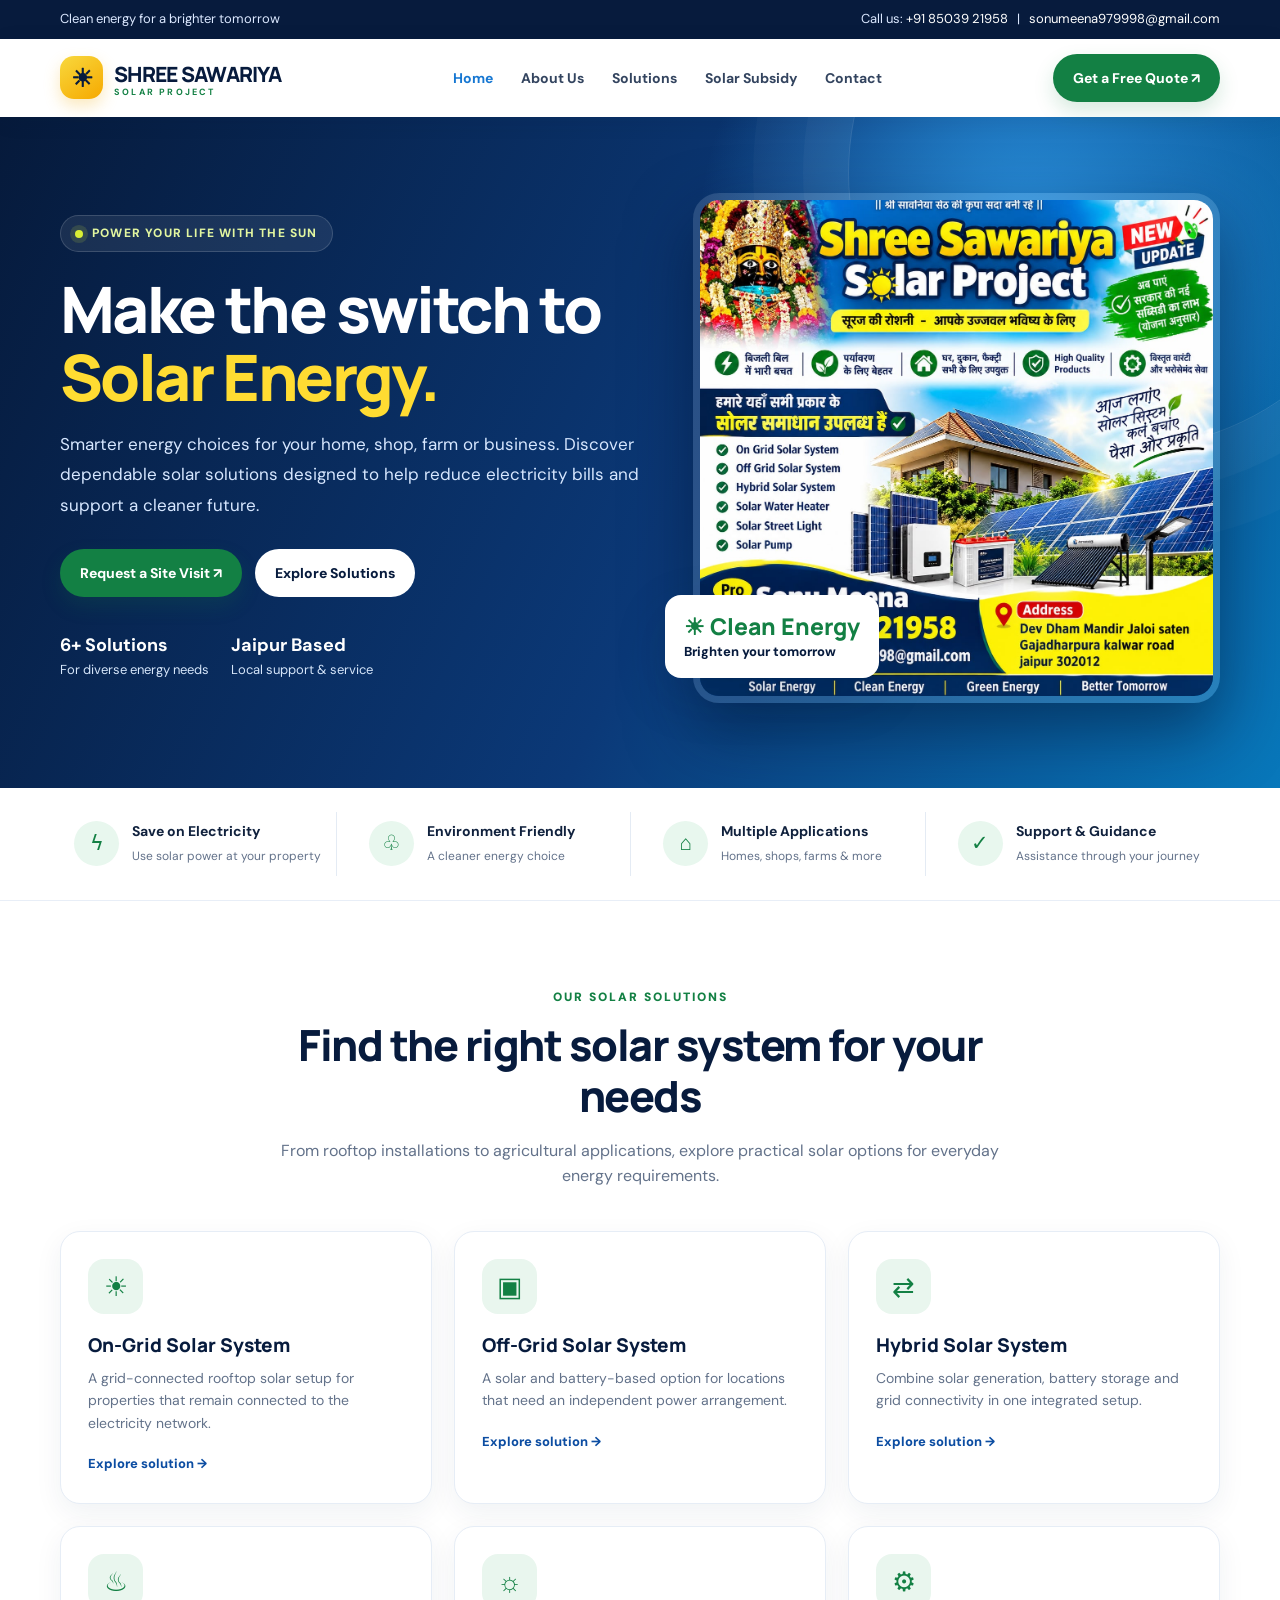
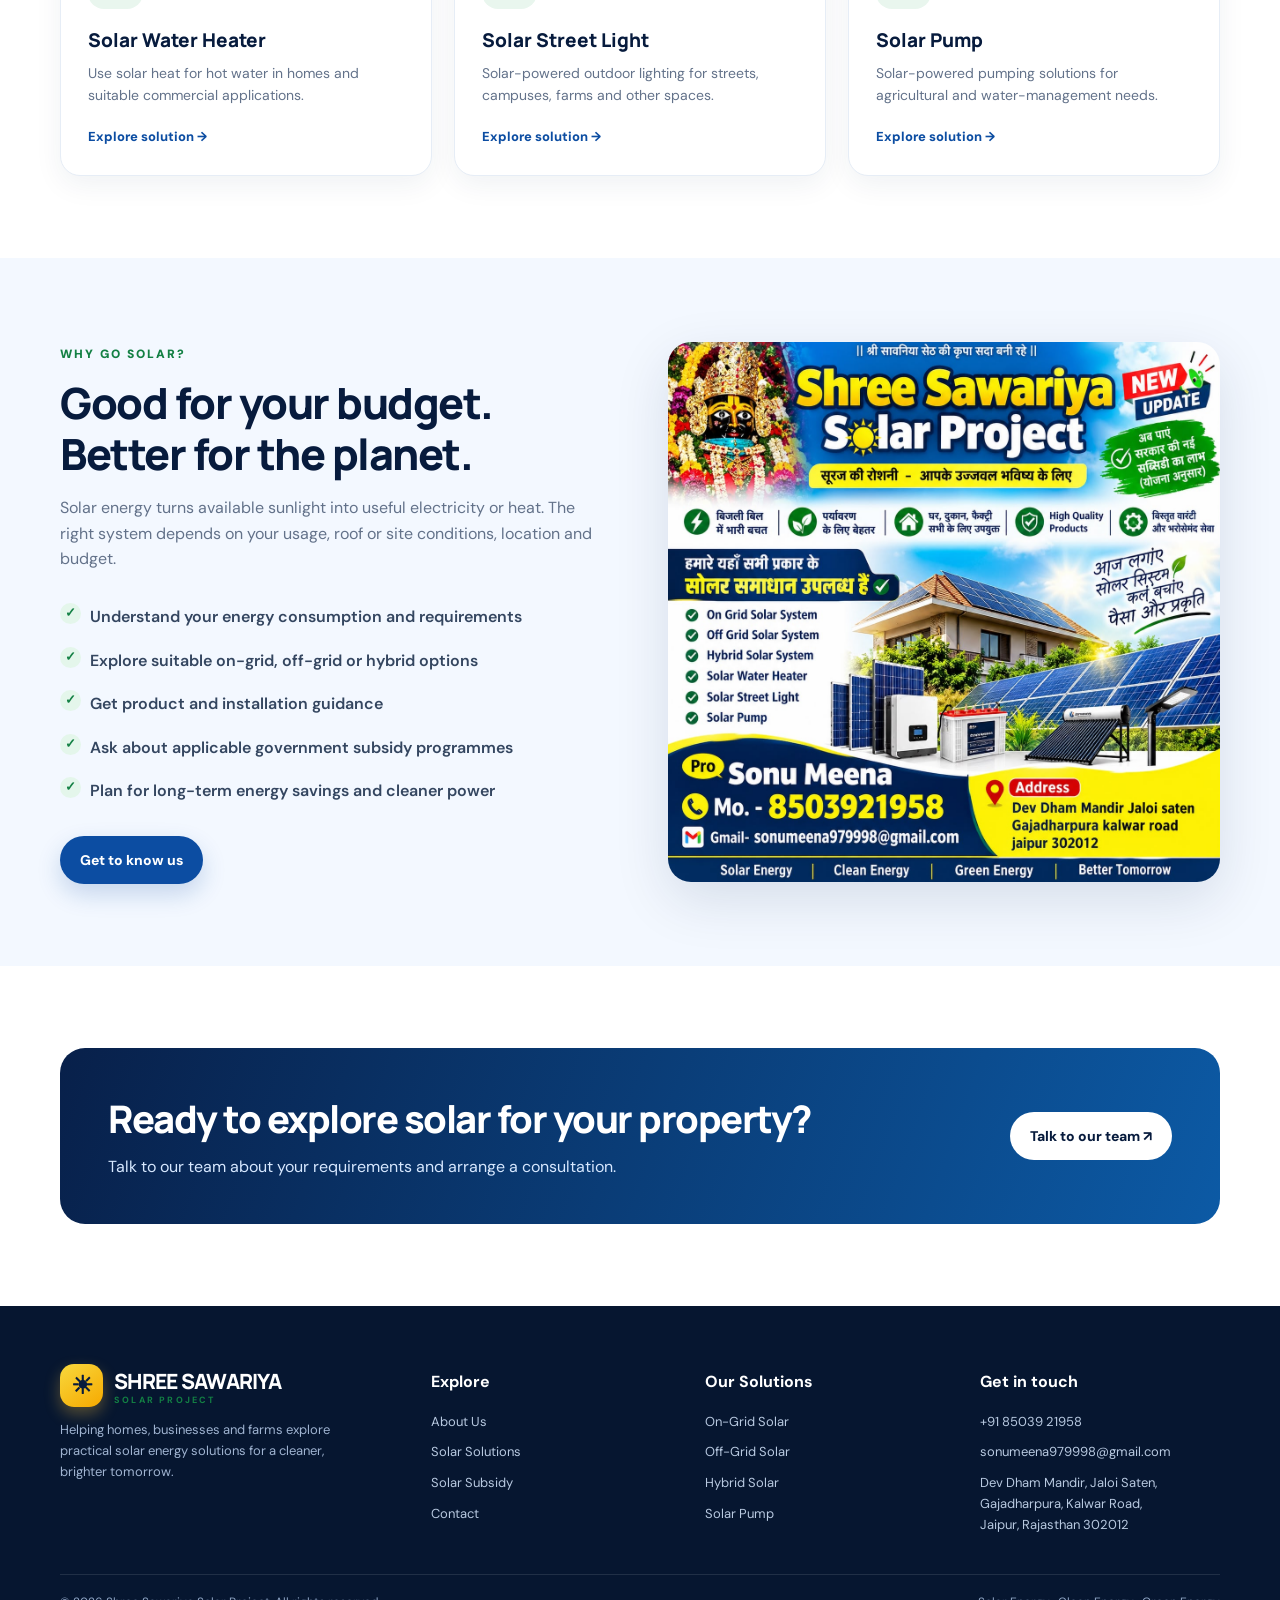
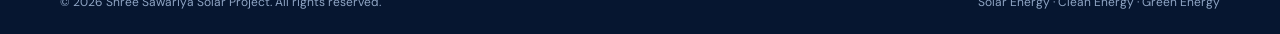
<file: index.html>
<!doctype html><html lang="en"><head><meta charset="utf-8"><meta name="viewport" content="width=device-width,initial-scale=1"><title>Shree Sawariya Solar Project | Solar Solutions in Jaipur</title><meta name="description" content="Explore on-grid, off-grid and hybrid solar systems, solar water heaters, street lights and solar pumps from Shree Sawariya Solar Project, Jaipur."><link rel="stylesheet" href="assets/style.css"></head><body>
<div class="topbar"><div class="container"><span>Clean energy for a brighter tomorrow</span><span>Call us: <a href="tel:+918503921958">+91 85039 21958</a> &nbsp; | &nbsp; <a href="mailto:sonumeena979998@gmail.com">sonumeena979998@gmail.com</a></span></div></div>
<header class="navbar"><div class="container nav-inner"><a class="brand" href="index.html"><span class="brand-mark">☀</span><span>SHREE SAWARIYA<small>SOLAR PROJECT</small></span></a><button class="menu-toggle" aria-label="Toggle menu" aria-expanded="false">☰</button><nav class="nav-links"><a class="active" href="index.html">Home</a><a href="about.html">About Us</a><a href="services.html">Solutions</a><a href="subsidy.html">Solar Subsidy</a><a href="contact.html">Contact</a></nav><a class="nav-cta" href="contact.html">Get a Free Quote ↗</a></div></header>
<main><section class="hero"><div class="container hero-grid"><div><span class="eyebrow">Power your life with the sun</span><h1>Make the switch to <span>Solar Energy.</span></h1><p>Smarter energy choices for your home, shop, farm or business. Discover dependable solar solutions designed to help reduce electricity bills and support a cleaner future.</p><div class="hero-actions"><a class="btn" href="contact.html">Request a Site Visit ↗</a><a class="btn light" href="services.html">Explore Solutions</a></div><div class="hero-note"><div><strong>6+ Solutions</strong>For diverse energy needs</div><div><strong>Jaipur Based</strong>Local support & service</div></div></div><div class="hero-image-wrap"><img class="hero-image" src="assets/solar-project-poster.jpg" alt="Shree Sawariya Solar Project promotional poster showing solar panels and products"><div class="floating-card"><b>☀ Clean Energy</b>Brighten your tomorrow</div></div></div></section>
<div class="trust-strip"><div class="container trust-grid"><div class="trust-item"><span class="trust-icon">ϟ</span><div><b>Save on Electricity</b><small>Use solar power at your property</small></div></div><div class="trust-item"><span class="trust-icon">♧</span><div><b>Environment Friendly</b><small>A cleaner energy choice</small></div></div><div class="trust-item"><span class="trust-icon">⌂</span><div><b>Multiple Applications</b><small>Homes, shops, farms & more</small></div></div><div class="trust-item"><span class="trust-icon">✓</span><div><b>Support & Guidance</b><small>Assistance through your journey</small></div></div></div></div>
<section class="section"><div class="container"><div class="section-head"><span class="kicker">Our solar solutions</span><h2>Find the right solar system for your needs</h2><p>From rooftop installations to agricultural applications, explore practical solar options for everyday energy requirements.</p></div><div class="cards"><article class="service-card"><div class="service-icon">☀</div><h3>On-Grid Solar System</h3><p>A grid-connected rooftop solar setup for properties that remain connected to the electricity network.</p><a class="learn" href="services.html#on-grid">Explore solution →</a></article><article class="service-card"><div class="service-icon">▣</div><h3>Off-Grid Solar System</h3><p>A solar and battery-based option for locations that need an independent power arrangement.</p><a class="learn" href="services.html#off-grid">Explore solution →</a></article><article class="service-card"><div class="service-icon">⇄</div><h3>Hybrid Solar System</h3><p>Combine solar generation, battery storage and grid connectivity in one integrated setup.</p><a class="learn" href="services.html#hybrid">Explore solution →</a></article><article class="service-card"><div class="service-icon">♨</div><h3>Solar Water Heater</h3><p>Use solar heat for hot water in homes and suitable commercial applications.</p><a class="learn" href="services.html#water-heater">Explore solution →</a></article><article class="service-card"><div class="service-icon">☼</div><h3>Solar Street Light</h3><p>Solar-powered outdoor lighting for streets, campuses, farms and other spaces.</p><a class="learn" href="services.html#street-light">Explore solution →</a></article><article class="service-card"><div class="service-icon">⚙</div><h3>Solar Pump</h3><p>Solar-powered pumping solutions for agricultural and water-management needs.</p><a class="learn" href="services.html#solar-pump">Explore solution →</a></article></div></div></section>
<section class="section soft"><div class="container split"><div><span class="kicker">Why go solar?</span><h2>Good for your budget. Better for the planet.</h2><p class="muted">Solar energy turns available sunlight into useful electricity or heat. The right system depends on your usage, roof or site conditions, location and budget.</p><ul class="check-list"><li>Understand your energy consumption and requirements</li><li>Explore suitable on-grid, off-grid or hybrid options</li><li>Get product and installation guidance</li><li>Ask about applicable government subsidy programmes</li><li>Plan for long-term energy savings and cleaner power</li></ul><a class="btn primary" href="about.html">Get to know us</a></div><img src="assets/solar-project-poster.jpg" alt="Solar panels and solar energy equipment"></div></section>
<section class="section"><div class="container"><div class="callout"><div><h2>Ready to explore solar for your property?</h2><p>Talk to our team about your requirements and arrange a consultation.</p></div><a class="btn light" href="contact.html">Talk to our team ↗</a></div></div></section></main>
<footer class="footer"><div class="container"><div class="footer-grid"><div><a class="brand" href="index.html"><span class="brand-mark">☀</span><span>SHREE SAWARIYA<small>SOLAR PROJECT</small></span></a><p>Helping homes, businesses and farms explore practical solar energy solutions for a cleaner, brighter tomorrow.</p></div><div><h4>Explore</h4><div class="footer-links"><a href="about.html">About Us</a><a href="services.html">Solar Solutions</a><a href="subsidy.html">Solar Subsidy</a><a href="contact.html">Contact</a></div></div><div><h4>Our Solutions</h4><div class="footer-links"><a href="services.html#on-grid">On-Grid Solar</a><a href="services.html#off-grid">Off-Grid Solar</a><a href="services.html#hybrid">Hybrid Solar</a><a href="services.html#solar-pump">Solar Pump</a></div></div><div><h4>Get in touch</h4><div class="footer-links"><a href="tel:+918503921958">+91 85039 21958</a><a href="mailto:sonumeena979998@gmail.com">sonumeena979998@gmail.com</a><span>Dev Dham Mandir, Jaloi Saten,<br>Gajadharpura, Kalwar Road,<br>Jaipur, Rajasthan 302012</span></div></div></div><div class="copyright"><span>© <span data-year></span> Shree Sawariya Solar Project. All rights reserved.</span><span>Solar Energy · Clean Energy · Green Energy</span></div></div></footer><a class="mobile-call" href="tel:+918503921958">☎ Call Now</a><script src="assets/site.js"></script></body></html>
</file>
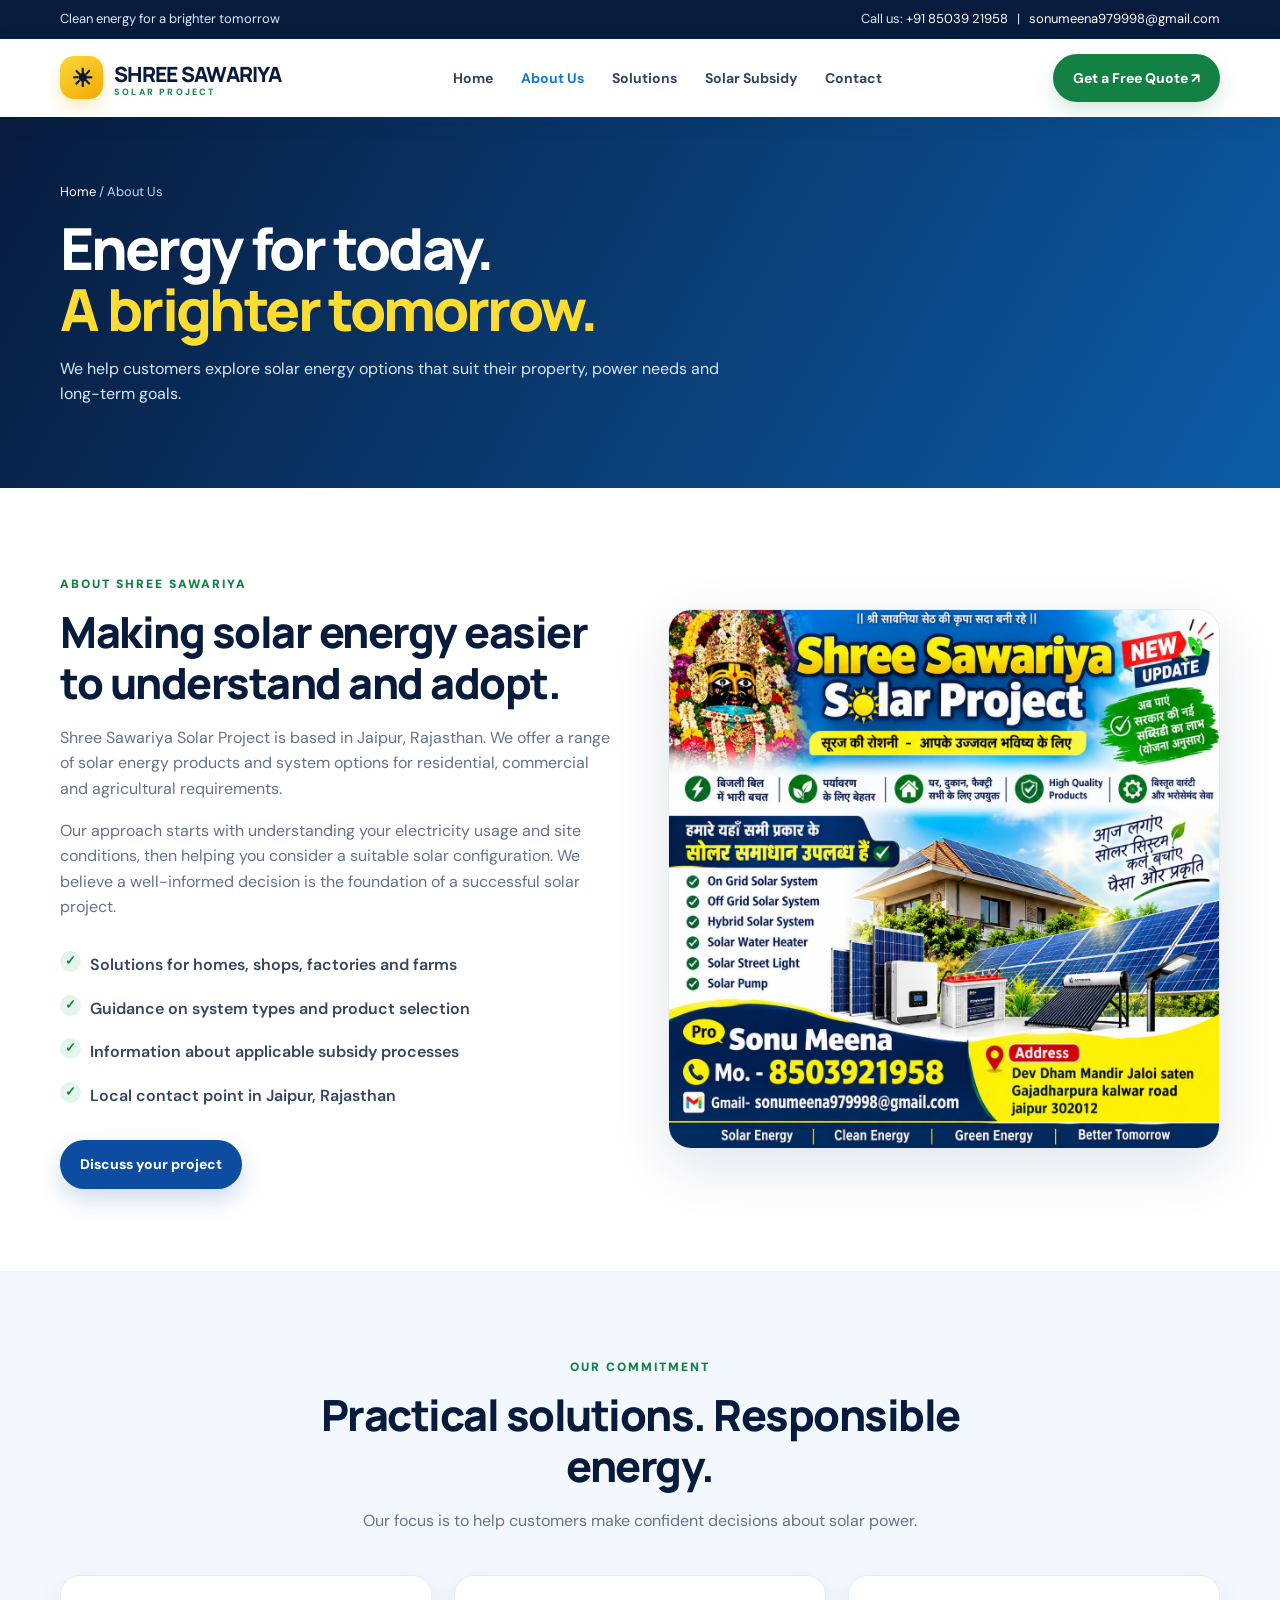
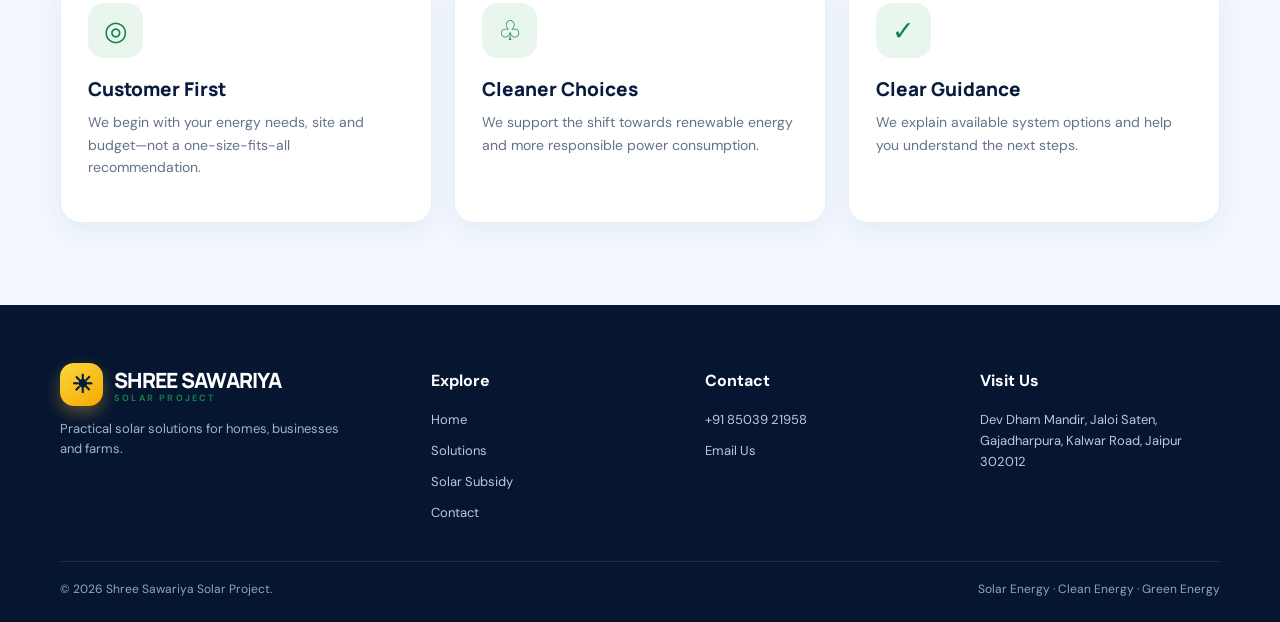
<file: about.html>
<!doctype html><html lang="en"><head><meta charset="utf-8"><meta name="viewport" content="width=device-width,initial-scale=1"><title>About Us | Shree Sawariya Solar Project</title><meta name="description" content="Learn about Shree Sawariya Solar Project in Jaipur and our range of solar energy solutions."><link rel="stylesheet" href="assets/style.css"></head><body>
<div class="topbar"><div class="container"><span>Clean energy for a brighter tomorrow</span><span>Call us: <a href="tel:+918503921958">+91 85039 21958</a> &nbsp; | &nbsp; <a href="mailto:sonumeena979998@gmail.com">sonumeena979998@gmail.com</a></span></div></div><header class="navbar"><div class="container nav-inner"><a class="brand" href="index.html"><span class="brand-mark">☀</span><span>SHREE SAWARIYA<small>SOLAR PROJECT</small></span></a><button class="menu-toggle" aria-label="Toggle menu">☰</button><nav class="nav-links"><a href="index.html">Home</a><a class="active" href="about.html">About Us</a><a href="services.html">Solutions</a><a href="subsidy.html">Solar Subsidy</a><a href="contact.html">Contact</a></nav><a class="nav-cta" href="contact.html">Get a Free Quote ↗</a></div></header>
<main><section class="page-hero"><div class="container"><div class="breadcrumb"><a href="index.html">Home</a> / About Us</div><h1>Energy for today.<br><span style="color:#ffdc32">A brighter tomorrow.</span></h1><p>We help customers explore solar energy options that suit their property, power needs and long-term goals.</p></div></section>
<section class="section"><div class="container split"><div><span class="kicker">About Shree Sawariya</span><h2>Making solar energy easier to understand and adopt.</h2><p class="muted">Shree Sawariya Solar Project is based in Jaipur, Rajasthan. We offer a range of solar energy products and system options for residential, commercial and agricultural requirements.</p><p class="muted">Our approach starts with understanding your electricity usage and site conditions, then helping you consider a suitable solar configuration. We believe a well-informed decision is the foundation of a successful solar project.</p><ul class="check-list"><li>Solutions for homes, shops, factories and farms</li><li>Guidance on system types and product selection</li><li>Information about applicable subsidy processes</li><li>Local contact point in Jaipur, Rajasthan</li></ul><a class="btn primary" href="contact.html">Discuss your project</a></div><img class="poster" src="assets/solar-project-poster.jpg" alt="Shree Sawariya Solar Project information poster"></div></section>
<section class="section soft"><div class="container"><div class="section-head"><span class="kicker">Our commitment</span><h2>Practical solutions. Responsible energy.</h2><p>Our focus is to help customers make confident decisions about solar power.</p></div><div class="cards"><div class="service-card"><div class="service-icon">◎</div><h3>Customer First</h3><p>We begin with your energy needs, site and budget—not a one-size-fits-all recommendation.</p></div><div class="service-card"><div class="service-icon">♧</div><h3>Cleaner Choices</h3><p>We support the shift towards renewable energy and more responsible power consumption.</p></div><div class="service-card"><div class="service-icon">✓</div><h3>Clear Guidance</h3><p>We explain available system options and help you understand the next steps.</p></div></div></div></section></main>
<footer class="footer"><div class="container"><div class="footer-grid"><div><a class="brand" href="index.html"><span class="brand-mark">☀</span><span>SHREE SAWARIYA<small>SOLAR PROJECT</small></span></a><p>Practical solar solutions for homes, businesses and farms.</p></div><div><h4>Explore</h4><div class="footer-links"><a href="index.html">Home</a><a href="services.html">Solutions</a><a href="subsidy.html">Solar Subsidy</a><a href="contact.html">Contact</a></div></div><div><h4>Contact</h4><div class="footer-links"><a href="tel:+918503921958">+91 85039 21958</a><a href="mailto:sonumeena979998@gmail.com">Email Us</a></div></div><div><h4>Visit Us</h4><div class="footer-links"><span>Dev Dham Mandir, Jaloi Saten, Gajadharpura, Kalwar Road, Jaipur 302012</span></div></div></div><div class="copyright"><span>© <span data-year></span> Shree Sawariya Solar Project.</span><span>Solar Energy · Clean Energy · Green Energy</span></div></div></footer><a class="mobile-call" href="tel:+918503921958">☎ Call Now</a><script src="assets/site.js"></script></body></html>
</file>
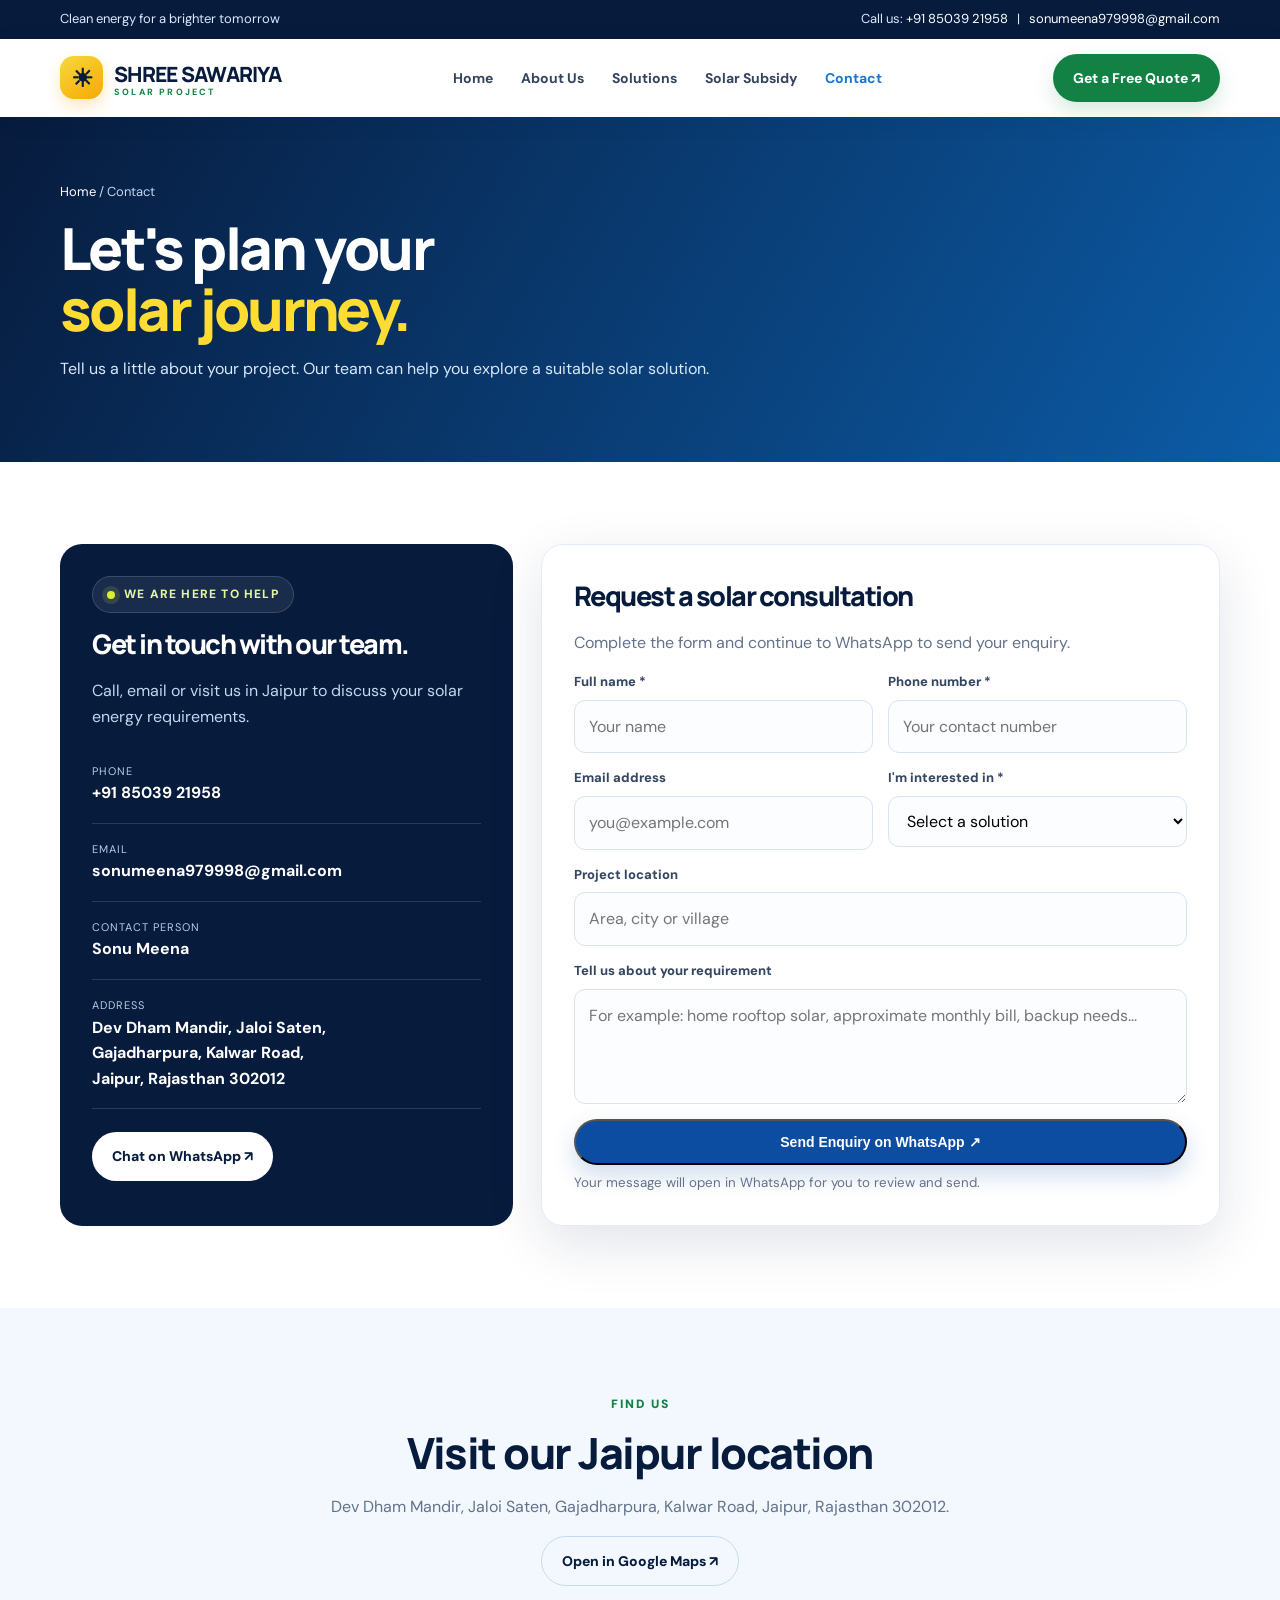
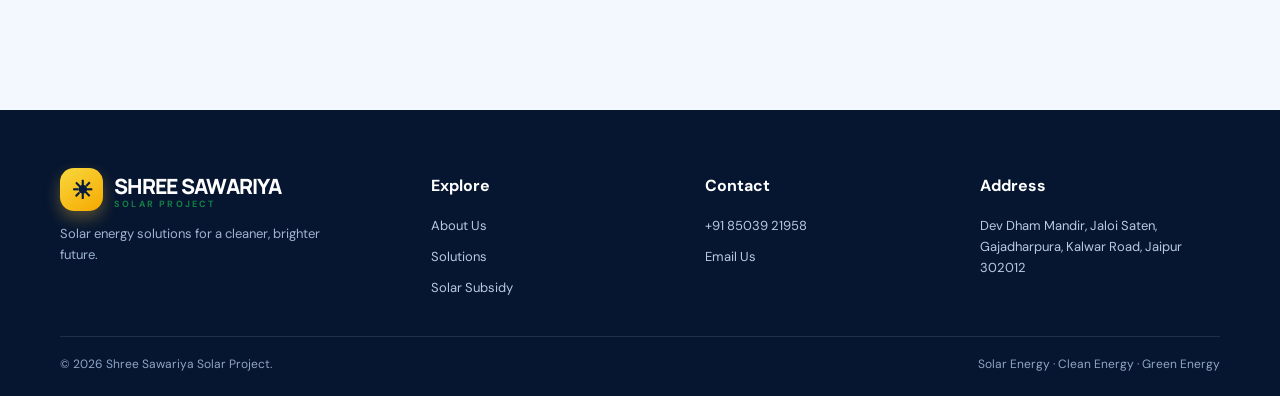
<file: contact.html>
<!doctype html><html lang="en"><head><meta charset="utf-8"><meta name="viewport" content="width=device-width,initial-scale=1"><title>Contact | Shree Sawariya Solar Project Jaipur</title><meta name="description" content="Contact Shree Sawariya Solar Project in Jaipur for on-grid, off-grid, hybrid solar, solar water heater, street light and solar pump enquiries."><link rel="stylesheet" href="assets/style.css"></head><body>
<div class="topbar"><div class="container"><span>Clean energy for a brighter tomorrow</span><span>Call us: <a href="tel:+918503921958">+91 85039 21958</a> &nbsp; | &nbsp; <a href="mailto:sonumeena979998@gmail.com">sonumeena979998@gmail.com</a></span></div></div><header class="navbar"><div class="container nav-inner"><a class="brand" href="index.html"><span class="brand-mark">☀</span><span>SHREE SAWARIYA<small>SOLAR PROJECT</small></span></a><button class="menu-toggle" aria-label="Toggle menu">☰</button><nav class="nav-links"><a href="index.html">Home</a><a href="about.html">About Us</a><a href="services.html">Solutions</a><a href="subsidy.html">Solar Subsidy</a><a class="active" href="contact.html">Contact</a></nav><a class="nav-cta" href="#enquiry-form">Get a Free Quote ↗</a></div></header>
<main><section class="page-hero"><div class="container"><div class="breadcrumb"><a href="index.html">Home</a> / Contact</div><h1>Let's plan your<br><span style="color:#ffdc32">solar journey.</span></h1><p>Tell us a little about your project. Our team can help you explore a suitable solar solution.</p></div></section>
<section class="section"><div class="container contact-grid"><aside class="contact-panel"><span class="eyebrow">We are here to help</span><h2>Get in touch with our team.</h2><p style="color:#c3d7ef">Call, email or visit us in Jaipur to discuss your solar energy requirements.</p><div class="contact-line"><small>Phone</small><a href="tel:+918503921958">+91 85039 21958</a></div><div class="contact-line"><small>Email</small><a href="mailto:sonumeena979998@gmail.com">sonumeena979998@gmail.com</a></div><div class="contact-line"><small>Contact person</small><b>Sonu Meena</b></div><div class="contact-line"><small>Address</small><b>Dev Dham Mandir, Jaloi Saten,<br>Gajadharpura, Kalwar Road,<br>Jaipur, Rajasthan 302012</b></div><a class="btn light" style="margin-top:23px" href="https://wa.me/918503921958" target="_blank" rel="noopener">Chat on WhatsApp ↗</a></aside>
<div class="form-panel"><h2>Request a solar consultation</h2><p class="muted">Complete the form and continue to WhatsApp to send your enquiry.</p><form id="enquiry-form"><div class="form-grid"><div class="field"><label for="name">Full name *</label><input id="name" name="name" required placeholder="Your name"></div><div class="field"><label for="phone">Phone number *</label><input id="phone" name="phone" required inputmode="tel" pattern="[0-9+() -]{8,}" placeholder="Your contact number"></div><div class="field"><label for="email">Email address</label><input id="email" name="email" type="email" placeholder="you@example.com"></div><div class="field"><label for="service">I'm interested in *</label><select id="service" name="service" required><option value="">Select a solution</option><option>On-Grid Solar System</option><option>Off-Grid Solar System</option><option>Hybrid Solar System</option><option>Solar Water Heater</option><option>Solar Street Light</option><option>Solar Pump</option><option>Not sure yet</option></select></div><div class="field full"><label for="location">Project location</label><input id="location" name="location" placeholder="Area, city or village"></div><div class="field full"><label for="message">Tell us about your requirement</label><textarea id="message" name="message" placeholder="For example: home rooftop solar, approximate monthly bill, backup needs..."></textarea></div><div class="field full"><button class="btn primary" type="submit">Send Enquiry on WhatsApp ↗</button><small class="muted">Your message will open in WhatsApp for you to review and send.</small></div></div></form></div></div></section>
<section class="section soft"><div class="container"><div class="section-head"><span class="kicker">Find us</span><h2>Visit our Jaipur location</h2><p>Dev Dham Mandir, Jaloi Saten, Gajadharpura, Kalwar Road, Jaipur, Rajasthan 302012.</p><a class="btn outline" href="https://www.google.com/maps/search/?api=1&query=Dev+Dham+Mandir+Jaloi+Saten+Gajadharpura+Kalwar+Road+Jaipur+302012" target="_blank" rel="noopener">Open in Google Maps ↗</a></div></div></section></main>
<footer class="footer"><div class="container"><div class="footer-grid"><div><a class="brand" href="index.html"><span class="brand-mark">☀</span><span>SHREE SAWARIYA<small>SOLAR PROJECT</small></span></a><p>Solar energy solutions for a cleaner, brighter future.</p></div><div><h4>Explore</h4><div class="footer-links"><a href="about.html">About Us</a><a href="services.html">Solutions</a><a href="subsidy.html">Solar Subsidy</a></div></div><div><h4>Contact</h4><div class="footer-links"><a href="tel:+918503921958">+91 85039 21958</a><a href="mailto:sonumeena979998@gmail.com">Email Us</a></div></div><div><h4>Address</h4><div class="footer-links"><span>Dev Dham Mandir, Jaloi Saten, Gajadharpura, Kalwar Road, Jaipur 302012</span></div></div></div><div class="copyright"><span>© <span data-year></span> Shree Sawariya Solar Project.</span><span>Solar Energy · Clean Energy · Green Energy</span></div></div></footer><a class="mobile-call" href="tel:+918503921958">☎ Call Now</a><script src="assets/site.js"></script></body></html>
</file>
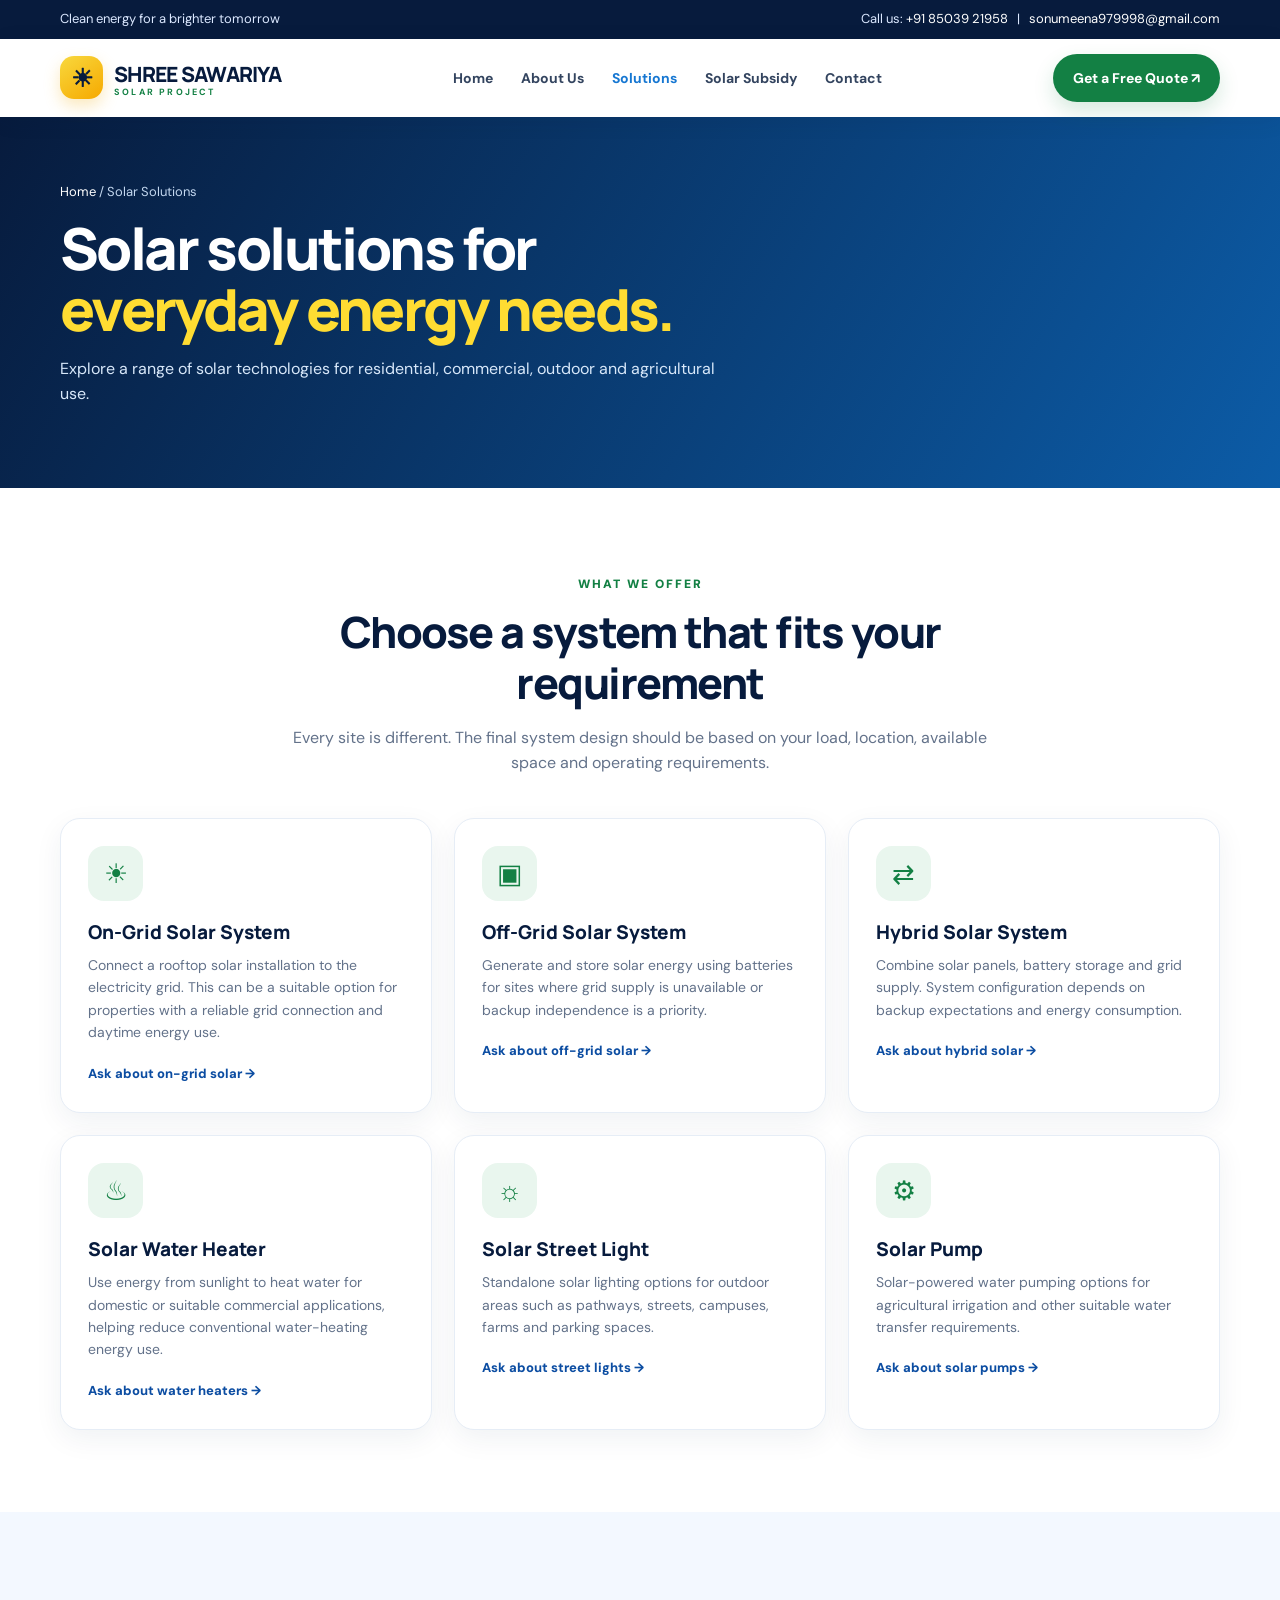
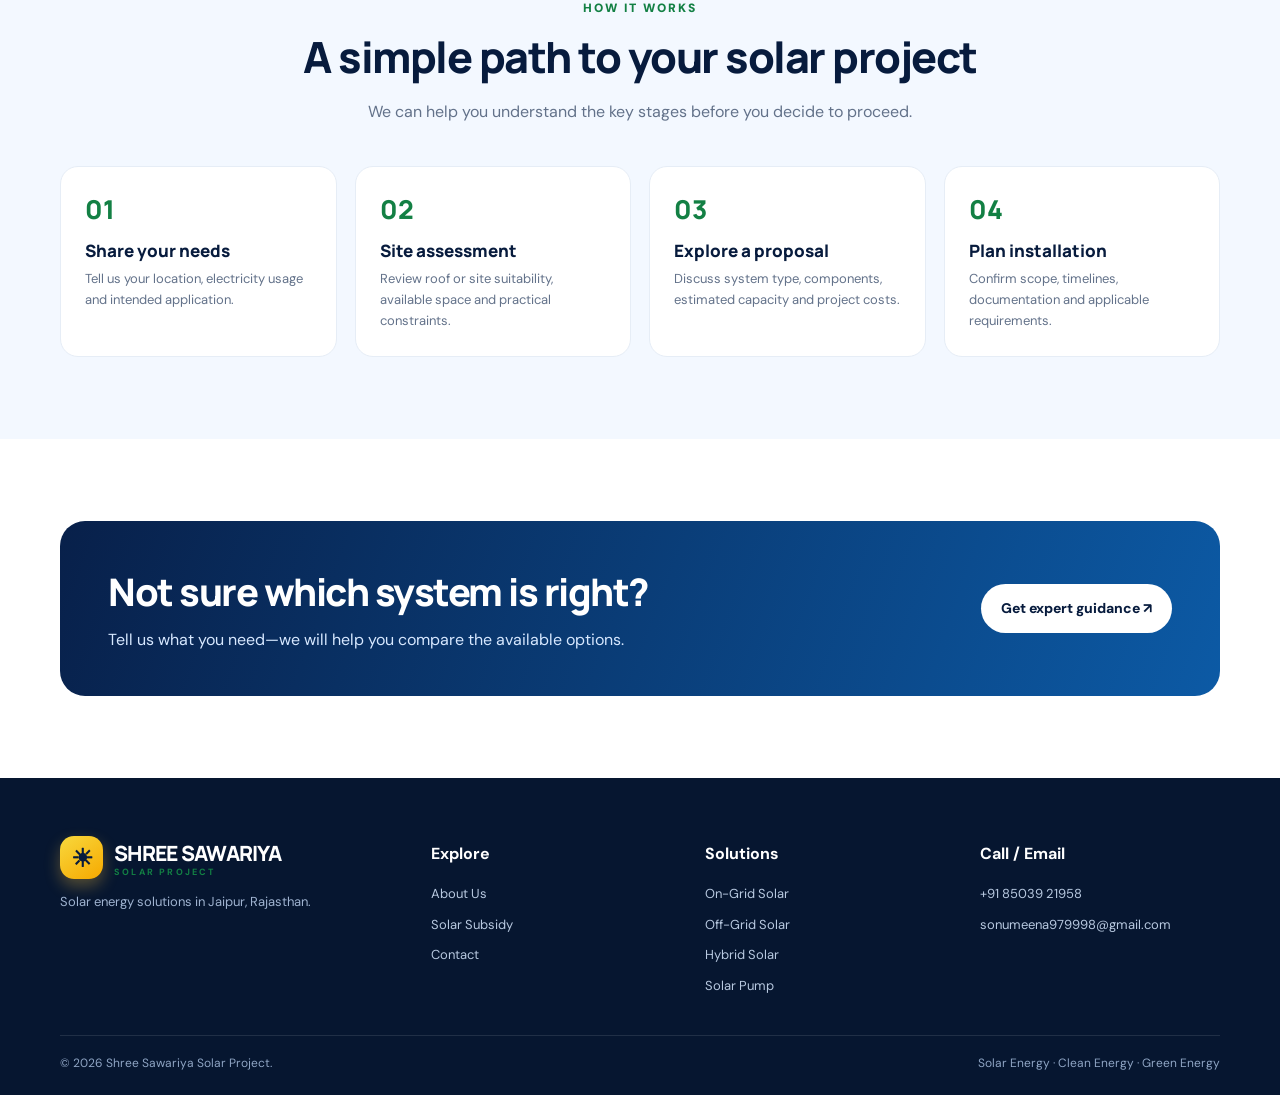
<file: services.html>
<!doctype html><html lang="en"><head><meta charset="utf-8"><meta name="viewport" content="width=device-width,initial-scale=1"><title>Solar Solutions | Shree Sawariya Solar Project</title><meta name="description" content="Explore on-grid, off-grid, hybrid solar systems, solar water heaters, solar street lights and solar pumps in Jaipur."><link rel="stylesheet" href="assets/style.css"></head><body>
<div class="topbar"><div class="container"><span>Clean energy for a brighter tomorrow</span><span>Call us: <a href="tel:+918503921958">+91 85039 21958</a> &nbsp; | &nbsp; <a href="mailto:sonumeena979998@gmail.com">sonumeena979998@gmail.com</a></span></div></div><header class="navbar"><div class="container nav-inner"><a class="brand" href="index.html"><span class="brand-mark">☀</span><span>SHREE SAWARIYA<small>SOLAR PROJECT</small></span></a><button class="menu-toggle" aria-label="Toggle menu">☰</button><nav class="nav-links"><a href="index.html">Home</a><a href="about.html">About Us</a><a class="active" href="services.html">Solutions</a><a href="subsidy.html">Solar Subsidy</a><a href="contact.html">Contact</a></nav><a class="nav-cta" href="contact.html">Get a Free Quote ↗</a></div></header>
<main><section class="page-hero"><div class="container"><div class="breadcrumb"><a href="index.html">Home</a> / Solar Solutions</div><h1>Solar solutions for<br><span style="color:#ffdc32">everyday energy needs.</span></h1><p>Explore a range of solar technologies for residential, commercial, outdoor and agricultural use.</p></div></section>
<section class="section"><div class="container"><div class="section-head"><span class="kicker">What we offer</span><h2>Choose a system that fits your requirement</h2><p>Every site is different. The final system design should be based on your load, location, available space and operating requirements.</p></div><div class="cards">
<article class="service-card" id="on-grid"><div class="service-icon">☀</div><h3>On-Grid Solar System</h3><p>Connect a rooftop solar installation to the electricity grid. This can be a suitable option for properties with a reliable grid connection and daytime energy use.</p><a class="learn" href="contact.html">Ask about on-grid solar →</a></article>
<article class="service-card" id="off-grid"><div class="service-icon">▣</div><h3>Off-Grid Solar System</h3><p>Generate and store solar energy using batteries for sites where grid supply is unavailable or backup independence is a priority.</p><a class="learn" href="contact.html">Ask about off-grid solar →</a></article>
<article class="service-card" id="hybrid"><div class="service-icon">⇄</div><h3>Hybrid Solar System</h3><p>Combine solar panels, battery storage and grid supply. System configuration depends on backup expectations and energy consumption.</p><a class="learn" href="contact.html">Ask about hybrid solar →</a></article>
<article class="service-card" id="water-heater"><div class="service-icon">♨</div><h3>Solar Water Heater</h3><p>Use energy from sunlight to heat water for domestic or suitable commercial applications, helping reduce conventional water-heating energy use.</p><a class="learn" href="contact.html">Ask about water heaters →</a></article>
<article class="service-card" id="street-light"><div class="service-icon">☼</div><h3>Solar Street Light</h3><p>Standalone solar lighting options for outdoor areas such as pathways, streets, campuses, farms and parking spaces.</p><a class="learn" href="contact.html">Ask about street lights →</a></article>
<article class="service-card" id="solar-pump"><div class="service-icon">⚙</div><h3>Solar Pump</h3><p>Solar-powered water pumping options for agricultural irrigation and other suitable water transfer requirements.</p><a class="learn" href="contact.html">Ask about solar pumps →</a></article>
</div></div></section>
<section class="section soft"><div class="container"><div class="section-head"><span class="kicker">How it works</span><h2>A simple path to your solar project</h2><p>We can help you understand the key stages before you decide to proceed.</p></div><div class="process"><div class="step"><h3>Share your needs</h3><p>Tell us your location, electricity usage and intended application.</p></div><div class="step"><h3>Site assessment</h3><p>Review roof or site suitability, available space and practical constraints.</p></div><div class="step"><h3>Explore a proposal</h3><p>Discuss system type, components, estimated capacity and project costs.</p></div><div class="step"><h3>Plan installation</h3><p>Confirm scope, timelines, documentation and applicable requirements.</p></div></div></div></section>
<section class="section"><div class="container callout"><div><h2>Not sure which system is right?</h2><p>Tell us what you need—we will help you compare the available options.</p></div><a class="btn light" href="contact.html">Get expert guidance ↗</a></div></section></main>
<footer class="footer"><div class="container"><div class="footer-grid"><div><a class="brand" href="index.html"><span class="brand-mark">☀</span><span>SHREE SAWARIYA<small>SOLAR PROJECT</small></span></a><p>Solar energy solutions in Jaipur, Rajasthan.</p></div><div><h4>Explore</h4><div class="footer-links"><a href="about.html">About Us</a><a href="subsidy.html">Solar Subsidy</a><a href="contact.html">Contact</a></div></div><div><h4>Solutions</h4><div class="footer-links"><a href="#on-grid">On-Grid Solar</a><a href="#off-grid">Off-Grid Solar</a><a href="#hybrid">Hybrid Solar</a><a href="#solar-pump">Solar Pump</a></div></div><div><h4>Call / Email</h4><div class="footer-links"><a href="tel:+918503921958">+91 85039 21958</a><a href="mailto:sonumeena979998@gmail.com">sonumeena979998@gmail.com</a></div></div></div><div class="copyright"><span>© <span data-year></span> Shree Sawariya Solar Project.</span><span>Solar Energy · Clean Energy · Green Energy</span></div></div></footer><a class="mobile-call" href="tel:+918503921958">☎ Call Now</a><script src="assets/site.js"></script></body></html>
</file>
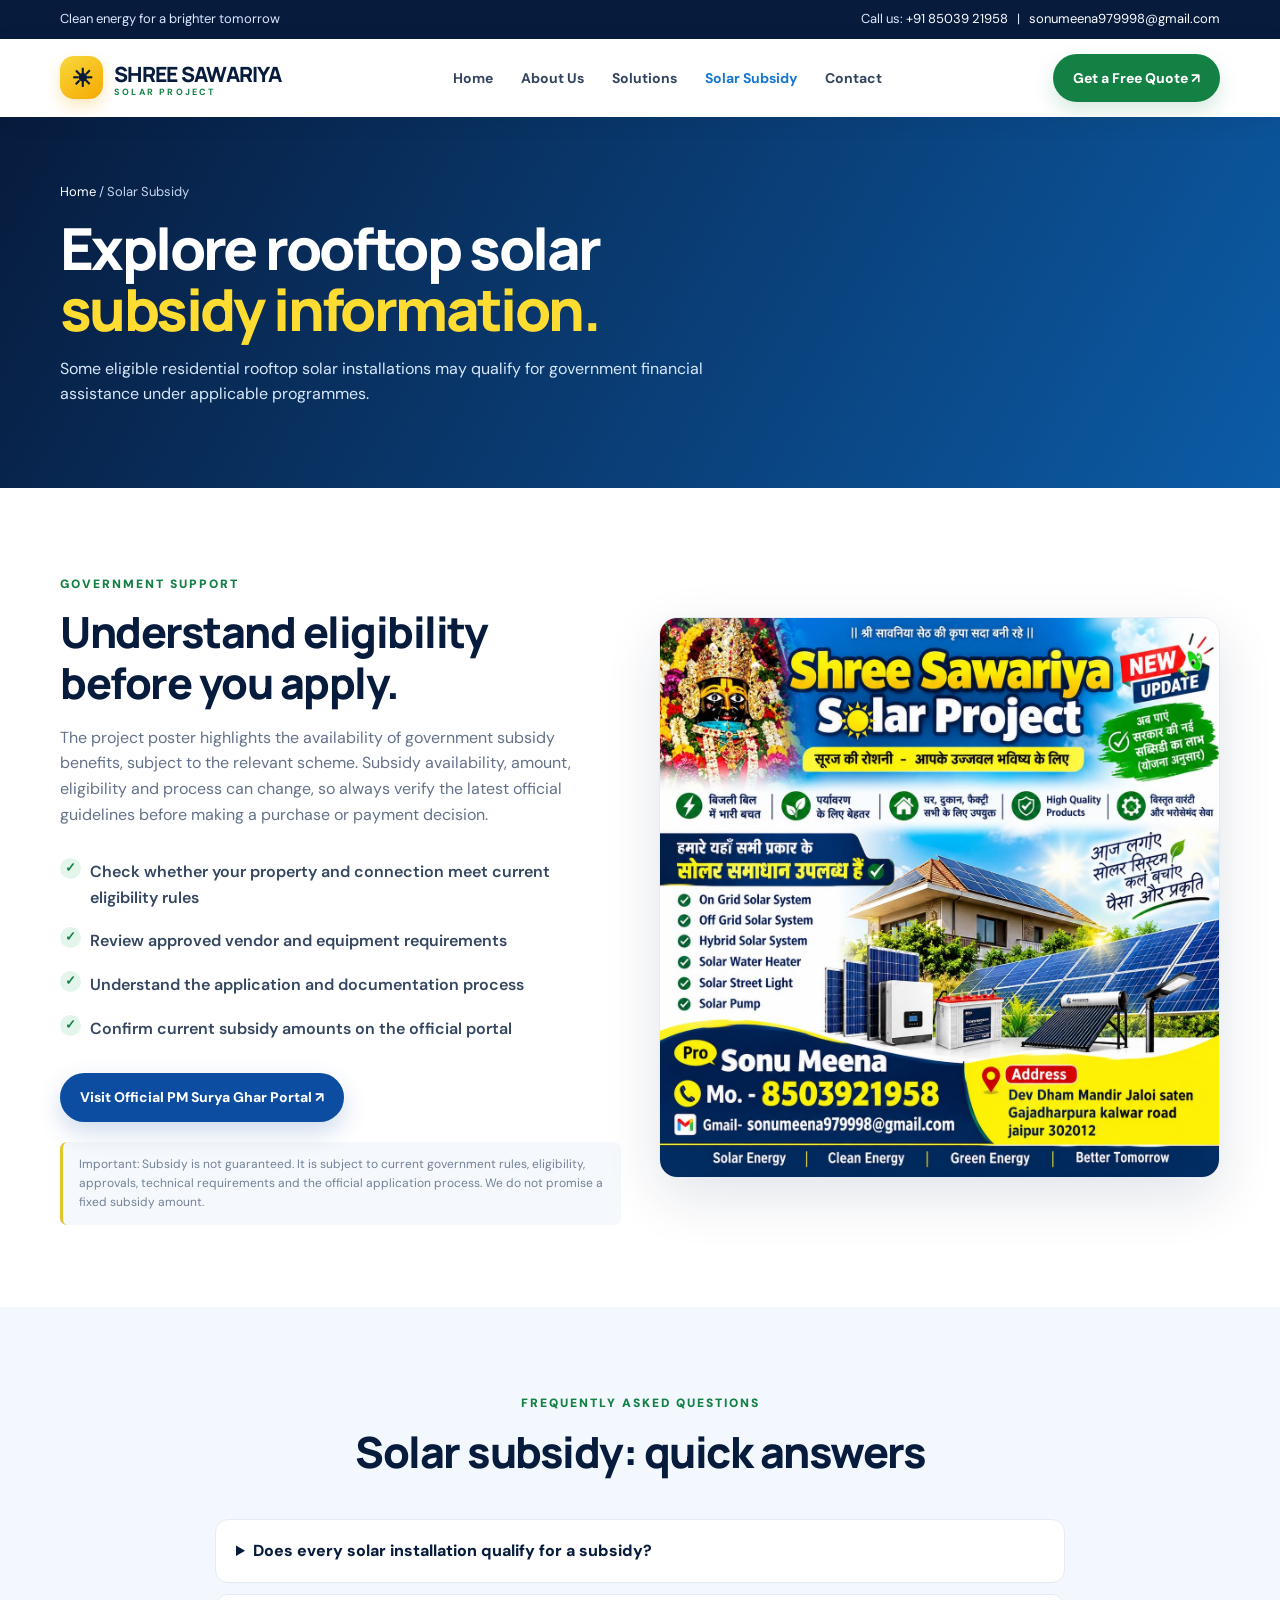
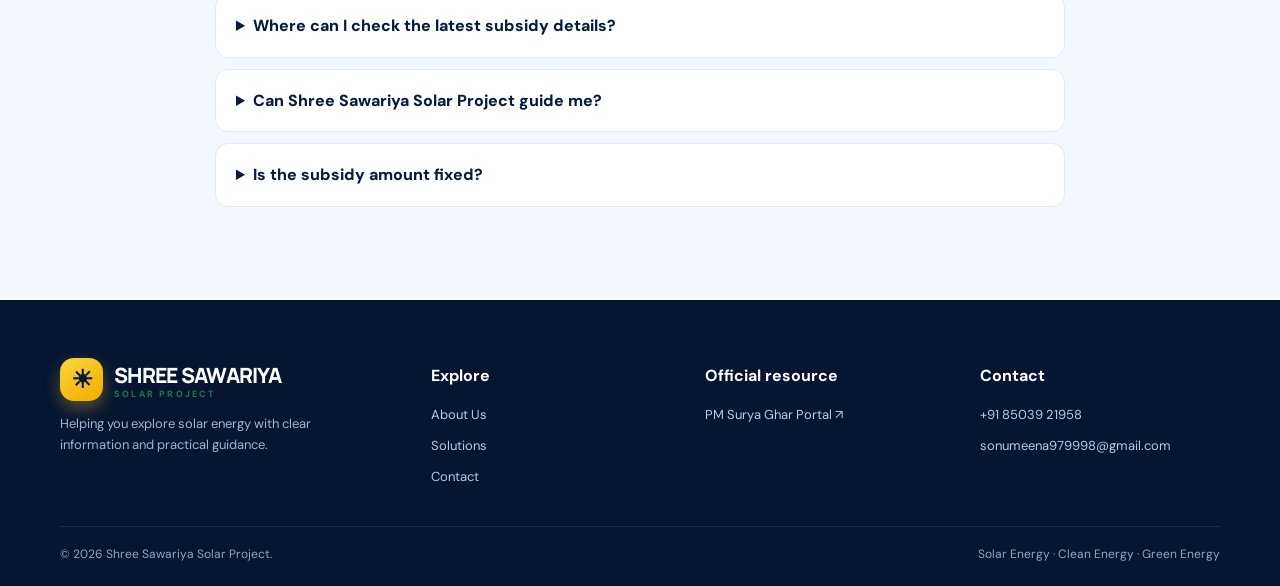
<file: subsidy.html>
<!doctype html><html lang="en"><head><meta charset="utf-8"><meta name="viewport" content="width=device-width,initial-scale=1"><title>Solar Subsidy Information | Shree Sawariya Solar Project</title><meta name="description" content="Learn how to check current residential rooftop solar subsidy eligibility and application requirements in India."><link rel="stylesheet" href="assets/style.css"></head><body>
<div class="topbar"><div class="container"><span>Clean energy for a brighter tomorrow</span><span>Call us: <a href="tel:+918503921958">+91 85039 21958</a> &nbsp; | &nbsp; <a href="mailto:sonumeena979998@gmail.com">sonumeena979998@gmail.com</a></span></div></div><header class="navbar"><div class="container nav-inner"><a class="brand" href="index.html"><span class="brand-mark">☀</span><span>SHREE SAWARIYA<small>SOLAR PROJECT</small></span></a><button class="menu-toggle" aria-label="Toggle menu">☰</button><nav class="nav-links"><a href="index.html">Home</a><a href="about.html">About Us</a><a href="services.html">Solutions</a><a class="active" href="subsidy.html">Solar Subsidy</a><a href="contact.html">Contact</a></nav><a class="nav-cta" href="contact.html">Get a Free Quote ↗</a></div></header>
<main><section class="page-hero"><div class="container"><div class="breadcrumb"><a href="index.html">Home</a> / Solar Subsidy</div><h1>Explore rooftop solar<br><span style="color:#ffdc32">subsidy information.</span></h1><p>Some eligible residential rooftop solar installations may qualify for government financial assistance under applicable programmes.</p></div></section>
<section class="section"><div class="container content-grid"><div><span class="kicker">Government support</span><h2>Understand eligibility before you apply.</h2><p class="muted">The project poster highlights the availability of government subsidy benefits, subject to the relevant scheme. Subsidy availability, amount, eligibility and process can change, so always verify the latest official guidelines before making a purchase or payment decision.</p><ul class="check-list"><li>Check whether your property and connection meet current eligibility rules</li><li>Review approved vendor and equipment requirements</li><li>Understand the application and documentation process</li><li>Confirm current subsidy amounts on the official portal</li></ul><a class="btn primary" href="https://pmsuryaghar.gov.in/" target="_blank" rel="noopener">Visit Official PM Surya Ghar Portal ↗</a><div class="notice">Important: Subsidy is not guaranteed. It is subject to current government rules, eligibility, approvals, technical requirements and the official application process. We do not promise a fixed subsidy amount.</div></div><img class="poster" src="assets/solar-project-poster.jpg" alt="Shree Sawariya Solar Project poster mentioning government subsidy information"></div></section>
<section class="section soft"><div class="container"><div class="section-head"><span class="kicker">Frequently asked questions</span><h2>Solar subsidy: quick answers</h2></div><div class="faq"><details><summary>Does every solar installation qualify for a subsidy?</summary><p>No. Eligibility depends on the current scheme rules, customer category, system type, installation requirements and other conditions.</p></details><details><summary>Where can I check the latest subsidy details?</summary><p>Use the official PM Surya Ghar portal and follow the latest instructions published by the Government of India and relevant authorities.</p></details><details><summary>Can Shree Sawariya Solar Project guide me?</summary><p>Contact our team to discuss your rooftop solar requirement and understand what information or documents you may need to review. Final eligibility is determined by the scheme authorities.</p></details><details><summary>Is the subsidy amount fixed?</summary><p>Subsidy amounts and programme conditions may be revised. Please verify the current amount on the official portal rather than relying on old advertisements.</p></details></div></div></section></main>
<footer class="footer"><div class="container"><div class="footer-grid"><div><a class="brand" href="index.html"><span class="brand-mark">☀</span><span>SHREE SAWARIYA<small>SOLAR PROJECT</small></span></a><p>Helping you explore solar energy with clear information and practical guidance.</p></div><div><h4>Explore</h4><div class="footer-links"><a href="about.html">About Us</a><a href="services.html">Solutions</a><a href="contact.html">Contact</a></div></div><div><h4>Official resource</h4><div class="footer-links"><a href="https://pmsuryaghar.gov.in/" target="_blank" rel="noopener">PM Surya Ghar Portal ↗</a></div></div><div><h4>Contact</h4><div class="footer-links"><a href="tel:+918503921958">+91 85039 21958</a><a href="mailto:sonumeena979998@gmail.com">sonumeena979998@gmail.com</a></div></div></div><div class="copyright"><span>© <span data-year></span> Shree Sawariya Solar Project.</span><span>Solar Energy · Clean Energy · Green Energy</span></div></div></footer><a class="mobile-call" href="tel:+918503921958">☎ Call Now</a><script src="assets/site.js"></script></body></html>
</file>
<file: assets/style.css>
@import url('https://fonts.googleapis.com/css2?family=DM+Sans:wght@400;500;600;700;800&family=Manrope:wght@400;500;600;700;800;900&display=swap');
:root{--navy:#071b3d;--blue:#0c4da2;--blue2:#1677d2;--green:#138044;--lime:#d9ef35;--ink:#10213d;--muted:#63728a;--pale:#f3f8ff;--white:#fff;--shadow:0 18px 55px rgba(8,36,78,.12)}*{box-sizing:border-box}html{scroll-behavior:smooth}body{margin:0;font-family:'DM Sans',sans-serif;color:var(--ink);background:#fff;line-height:1.6}a{text-decoration:none;color:inherit}img{max-width:100%;display:block}.container{width:min(1160px,92%);margin:auto}.topbar{background:var(--navy);color:#dbe8ff;font-size:13px;padding:9px 0}.topbar .container{display:flex;justify-content:space-between;gap:15px;flex-wrap:wrap}.topbar a{color:#fff}.navbar{position:sticky;top:0;z-index:20;background:rgba(255,255,255,.96);backdrop-filter:blur(14px);box-shadow:0 4px 22px rgba(7,27,61,.07)}.nav-inner{height:78px;display:flex;align-items:center;justify-content:space-between;gap:24px}.brand{display:flex;align-items:center;gap:11px;font-family:Manrope,sans-serif;font-weight:900;color:var(--navy);font-size:21px;letter-spacing:-.7px}.brand-mark{width:43px;height:43px;border-radius:14px;background:linear-gradient(145deg,#f8d83d,#f6a900);display:grid;place-items:center;color:var(--navy);font-size:25px;box-shadow:0 7px 16px #f4bd3d55}.brand small{display:block;font:700 9px 'DM Sans';letter-spacing:2.2px;color:var(--green);margin-top:-5px}.nav-links{display:flex;align-items:center;gap:28px;font-size:14px;font-weight:700;color:#33445f}.nav-links a:hover,.nav-links a.active{color:var(--blue2)}.nav-cta,.btn{display:inline-flex;align-items:center;justify-content:center;gap:9px;padding:13px 20px;border-radius:999px;background:var(--green);color:white;font-weight:800;font-size:14px;box-shadow:0 9px 20px #1380442b;transition:.2s}.nav-cta:hover,.btn:hover{transform:translateY(-2px);filter:brightness(1.06)}.btn.primary{background:var(--blue);box-shadow:0 10px 24px #0c4da233}.btn.light{background:#fff;color:var(--navy);box-shadow:none}.btn.outline{background:transparent;border:1.5px solid #c8d8ef;color:var(--navy);box-shadow:none}.menu-toggle{display:none;background:none;border:0;font-size:27px;color:var(--navy)}.hero{position:relative;overflow:hidden;background:radial-gradient(circle at 80% 18%,#2a92df 0,transparent 28%),linear-gradient(115deg,#061a3b 0%,#0b3978 55%,#0878bb 100%);color:white;padding:76px 0 86px}.hero:before{content:'';position:absolute;width:550px;height:550px;border:1px solid #ffffff20;border-radius:50%;right:-120px;top:-220px;box-shadow:0 0 0 45px #ffffff08,0 0 0 95px #ffffff06}.hero-grid{position:relative;display:grid;grid-template-columns:1.05fr .95fr;align-items:center;gap:50px}.eyebrow{display:inline-flex;align-items:center;gap:9px;color:#e2f6a0;background:#ffffff14;border:1px solid #ffffff26;border-radius:99px;padding:8px 14px;font-size:12px;font-weight:800;letter-spacing:1.2px;text-transform:uppercase}.eyebrow:before{content:'';width:8px;height:8px;background:#d9ef35;border-radius:50%;box-shadow:0 0 0 5px #d9ef3522}.hero h1,.page-hero h1{font:900 clamp(40px,5vw,66px)/1.06 Manrope,sans-serif;letter-spacing:-2.6px;margin:23px 0 18px}.hero h1 span{color:#ffdc32}.hero p{max-width:590px;color:#d7e7ff;font-size:17px;line-height:1.8}.hero-actions{display:flex;gap:13px;flex-wrap:wrap;margin-top:28px}.hero-note{display:flex;align-items:center;gap:22px;margin-top:34px;color:#d6e6fa;font-size:13px}.hero-note strong{color:#fff;font-size:18px;display:block}.hero-image-wrap{position:relative}.hero-image{width:100%;max-height:510px;object-fit:cover;border-radius:26px;border:7px solid #ffffff20;box-shadow:0 28px 65px #00122f80}.floating-card{position:absolute;left:-28px;bottom:25px;background:#fff;color:var(--navy);border-radius:16px;padding:15px 19px;box-shadow:var(--shadow);font-weight:800;font-size:13px}.floating-card b{display:block;color:var(--green);font:900 23px Manrope}.trust-strip{background:#fff;position:relative;margin-top:-1px;padding:24px 0;border-bottom:1px solid #e8eef7}.trust-grid{display:grid;grid-template-columns:repeat(4,1fr);gap:18px}.trust-item{display:flex;align-items:center;gap:13px;padding:8px 14px;border-right:1px solid #e4ebf4}.trust-item:last-child{border:0}.trust-icon{width:45px;height:45px;flex:0 0 45px;border-radius:50%;background:#e8f7ee;color:var(--green);display:grid;place-items:center;font-size:21px}.trust-item b{display:block;font-size:14px}.trust-item small{color:var(--muted);font-size:12px}.section{padding:82px 0}.section.soft{background:var(--pale)}.section-head{text-align:center;max-width:720px;margin:0 auto 42px}.kicker{color:var(--green);font-size:12px;font-weight:900;letter-spacing:2px;text-transform:uppercase}.section h2{font:900 clamp(29px,3.4vw,43px)/1.18 Manrope,sans-serif;letter-spacing:-1.5px;color:var(--navy);margin:12px 0}.section-head p,.muted{color:var(--muted)}.cards{display:grid;grid-template-columns:repeat(3,1fr);gap:22px}.service-card{background:#fff;border:1px solid #e6edf6;border-radius:20px;padding:27px;box-shadow:0 9px 28px #0b2b5710;transition:.25s}.service-card:hover{transform:translateY(-6px);box-shadow:var(--shadow)}.service-icon{width:55px;height:55px;border-radius:16px;background:#e9f6ee;color:var(--green);display:grid;place-items:center;font-size:27px;margin-bottom:18px}.service-card h3{font:800 19px Manrope;color:var(--navy);margin:0 0 9px}.service-card p{color:var(--muted);font-size:14px;margin:0 0 16px}.learn{font-size:13px;font-weight:800;color:var(--blue)}.split{display:grid;grid-template-columns:1fr 1fr;gap:55px;align-items:center}.split img{border-radius:23px;box-shadow:var(--shadow);width:100%;max-height:540px;object-fit:cover}.check-list{list-style:none;padding:0;margin:23px 0}.check-list li{padding:9px 0 9px 30px;position:relative;color:#344660;font-weight:600}.check-list li:before{content:'✓';position:absolute;left:0;top:8px;background:#e4f6eb;color:var(--green);width:21px;height:21px;border-radius:50%;display:grid;place-items:center;font-size:13px;font-weight:900}.callout{background:linear-gradient(110deg,#08204a,#0c5aa5);border-radius:25px;padding:44px 48px;color:#fff;display:flex;align-items:center;justify-content:space-between;gap:25px}.callout h2{color:white;margin:0 0 10px;font:900 clamp(26px,3vw,38px) Manrope}.callout p{margin:0;color:#d7e8ff}.page-hero{background:linear-gradient(120deg,#071b3d,#0c5ca7);color:white;padding:65px 0}.page-hero h1{font-size:clamp(38px,4.8vw,58px);margin:14px 0}.page-hero p{max-width:680px;color:#d8e8fa;font-size:16px}.breadcrumb{font-size:13px;color:#c3d7ef}.breadcrumb a{color:#fff}.content-grid{display:grid;grid-template-columns:1fr 1fr;gap:38px;align-items:center}.feature-list{display:grid;grid-template-columns:1fr 1fr;gap:14px;margin-top:25px}.feature{padding:17px;border:1px solid #e3ebf5;border-radius:14px;background:#fff}.feature b{display:block;color:var(--navy);font-size:14px}.feature span{font-size:12px;color:var(--muted)}.poster{border-radius:18px;box-shadow:var(--shadow);border:1px solid #e4ebf5}.process{display:grid;grid-template-columns:repeat(4,1fr);gap:18px;counter-reset:step}.step{padding:24px;border-radius:18px;background:#fff;border:1px solid #e6edf6}.step:before{counter-increment:step;content:'0' counter(step);font:900 26px Manrope;color:var(--green)}.step h3{font:800 17px Manrope;color:var(--navy);margin:12px 0 7px}.step p{font-size:13px;color:var(--muted);margin:0}.contact-grid{display:grid;grid-template-columns:.8fr 1.2fr;gap:28px}.contact-panel{background:var(--navy);color:#fff;padding:32px;border-radius:22px}.contact-panel h2{color:#fff;font:900 27px Manrope}.contact-line{padding:17px 0;border-bottom:1px solid #ffffff24}.contact-line small{display:block;color:#b8cce7;font-size:11px;text-transform:uppercase;letter-spacing:1px}.contact-line a,.contact-line b{font-weight:700}.form-panel{padding:32px;border:1px solid #e4ebf5;border-radius:22px;box-shadow:var(--shadow)}.form-panel h2{font:900 27px Manrope;color:var(--navy);margin-top:0}.form-grid{display:grid;grid-template-columns:1fr 1fr;gap:15px}.field{display:flex;flex-direction:column;gap:7px}.field.full{grid-column:1/-1}.field label{font-size:13px;font-weight:800;color:#344660}.field input,.field select,.field textarea{width:100%;padding:13px 14px;border:1px solid #d9e3f0;border-radius:11px;font:inherit;outline:none;background:#fbfdff}.field input:focus,.field select:focus,.field textarea:focus{border-color:var(--blue2);box-shadow:0 0 0 3px #1677d21a}.field textarea{min-height:115px;resize:vertical}.footer{background:#061630;color:#d6e4f6;padding:58px 0 22px}.footer-grid{display:grid;grid-template-columns:1.4fr 1fr 1fr 1fr;gap:35px}.footer .brand{color:#fff}.footer p{font-size:13px;color:#9fb3d0;max-width:300px}.footer h4{color:#fff;margin:5px 0 17px}.footer-links{display:grid;gap:10px;font-size:13px;color:#b8c9e0}.footer-links a:hover{color:#f9dc3c}.copyright{border-top:1px solid #ffffff1b;margin-top:38px;padding-top:18px;font-size:12px;color:#8fa5c4;display:flex;justify-content:space-between;gap:15px;flex-wrap:wrap}.notice{font-size:12px;color:#738198;background:#f5f8fc;border-left:3px solid #e5c42a;padding:13px 16px;border-radius:7px;margin-top:20px}.faq{max-width:850px;margin:auto}.faq details{background:#fff;border:1px solid #e4ebf5;border-radius:13px;padding:18px 20px;margin:11px 0}.faq summary{font-weight:800;color:var(--navy);cursor:pointer}.faq details p{color:var(--muted);font-size:14px;margin-bottom:0}.mobile-call{display:none}
@media(max-width:900px){.nav-links{gap:15px}.hero-grid{gap:28px}.trust-grid{grid-template-columns:repeat(2,1fr)}.trust-item:nth-child(2){border:0}.cards{grid-template-columns:repeat(2,1fr)}.footer-grid{grid-template-columns:repeat(2,1fr)}.process{grid-template-columns:repeat(2,1fr)}}
@media(max-width:680px){.topbar .container{justify-content:center;text-align:center}.nav-inner{height:68px}.menu-toggle{display:block}.nav-cta{display:none}.nav-links{display:none;position:absolute;left:0;right:0;top:68px;background:#fff;padding:18px 5%;box-shadow:0 15px 20px #071b3d18;flex-direction:column;align-items:flex-start;gap:17px}.nav-links.open{display:flex}.hero{padding:54px 0 65px}.hero-grid,.split,.content-grid,.contact-grid{grid-template-columns:1fr}.hero h1{font-size:43px;letter-spacing:-1.8px}.hero p{font-size:15px}.hero-image-wrap{margin:12px 7px 0}.floating-card{left:-8px}.hero-note{gap:15px}.trust-grid{gap:8px}.trust-item{padding:7px 4px;border:0!important}.trust-icon{width:37px;height:37px;flex-basis:37px;font-size:17px}.trust-item b{font-size:12px}.trust-item small{font-size:10px}.section{padding:60px 0}.cards{grid-template-columns:1fr}.callout{padding:30px 24px;align-items:flex-start;flex-direction:column}.page-hero{padding:48px 0}.page-hero h1{letter-spacing:-1.7px}.feature-list{grid-template-columns:1fr 1fr}.process{grid-template-columns:1fr 1fr}.form-grid{grid-template-columns:1fr}.field.full{grid-column:auto}.footer-grid{grid-template-columns:1fr 1fr;gap:26px}.footer-grid>div:first-child{grid-column:1/-1}.mobile-call{display:flex;position:fixed;bottom:12px;right:12px;z-index:25;border-radius:50px;padding:13px 18px;background:var(--green);color:#fff;font-weight:800;box-shadow:0 10px 30px #071b3d55}.copyright{margin-bottom:45px}}
</file>
